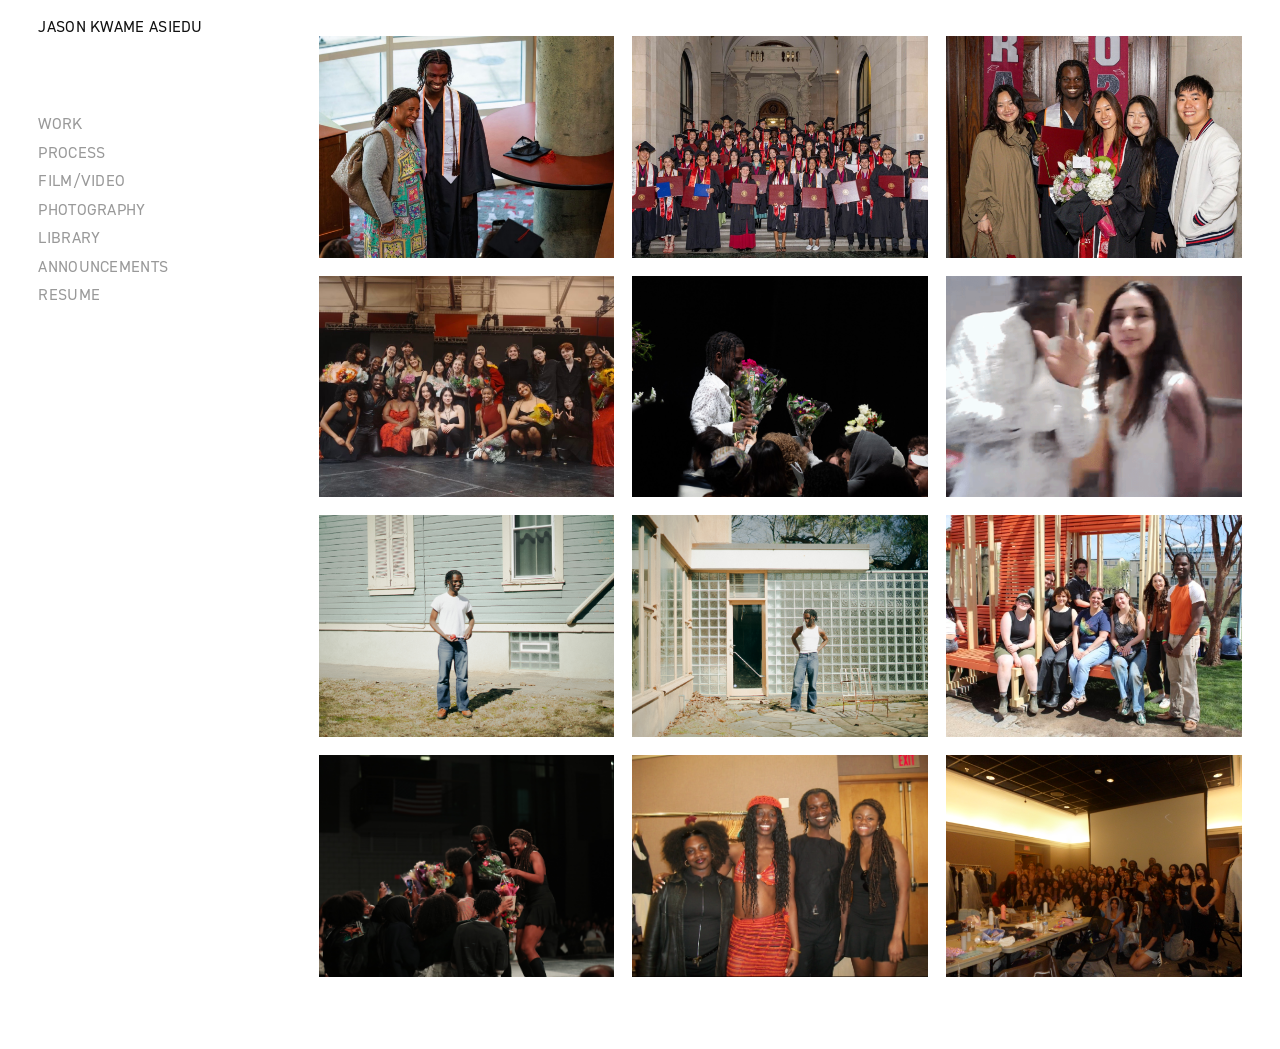
<file: index.html>
<!doctype html>
<html lang="en">
<head>
  <!-- Google tag (gtag.js) -->
<script async src="https://www.googletagmanager.com/gtag/js?id=G-YB03EW7RYS"></script>
<script>
  window.dataLayer = window.dataLayer || [];
  function gtag(){dataLayer.push(arguments);}
  gtag('js', new Date());

  gtag('config', 'G-YB03EW7RYS');
</script>
<meta charset="UTF-8">
<meta name="viewport" content="width=device-width, initial-scale=1">
<title>Jason Kwame Asiedu — Home</title>
<link rel="stylesheet" href="style.css">
</head>
<body>
  <aside class="sidebar">
    <a class="brand" href="index.html">JASON KWAME ASIEDU</a>
    <nav class="nav">
      <a href="work.html">WORK</a>
      <a href="process.html">PROCESS</a>
      <a href="film-video.html">FILM/VIDEO</a>
      <a href="photography.html">PHOTOGRAPHY</a>
      <a href="library.html">LIBRARY</a>
      <a href="announcements.html">ANNOUNCEMENTS</a>
      <a href="resume.html">RESUME</a>
    </nav>
  </aside>
  <main class="feed">
  <!-- Paste each new photo's <div class="box">...</div> right here, above everything else — it'll land top-left and every photo below shifts over automatically. -->
  <div class="box"><img src="images/IMG_8112.jpg" alt=""></div>
  <div class="box"><img src="images/IMG_8282.jpg" alt=""></div>
  <div class="box"><img src="images/IMG_8273.jpg" alt=""></div>
  <div class="box"><img src="images/IMG_6571.jpg" alt=""></div>
  <div class="box"><img src="images/DSC07420 2.JPG" alt=""></div>
  <div class="box"><img src="images/me and farah.gif" alt=""></div>
  <div class="box"><img src="images/54363720144_3a14958aa6_o.JPEG" alt=""></div>
  <div class="box"><img src="images/54363739653_6758ea8d88_o.JPEG" alt=""></div>
  <div class="box"><img src="images/IMG_9534.JPG" alt=""></div>
  <div class="box"><img src="images/IMG_0534.JPG" alt=""></div>
  <div class="box"><img src="images/IMG_0308.PNG" alt=""></div>
  <div class="box"><img src="images/Copy of SAM_0991.JPEG" alt=""></div>
  </main>
</body>
</html>
</file>
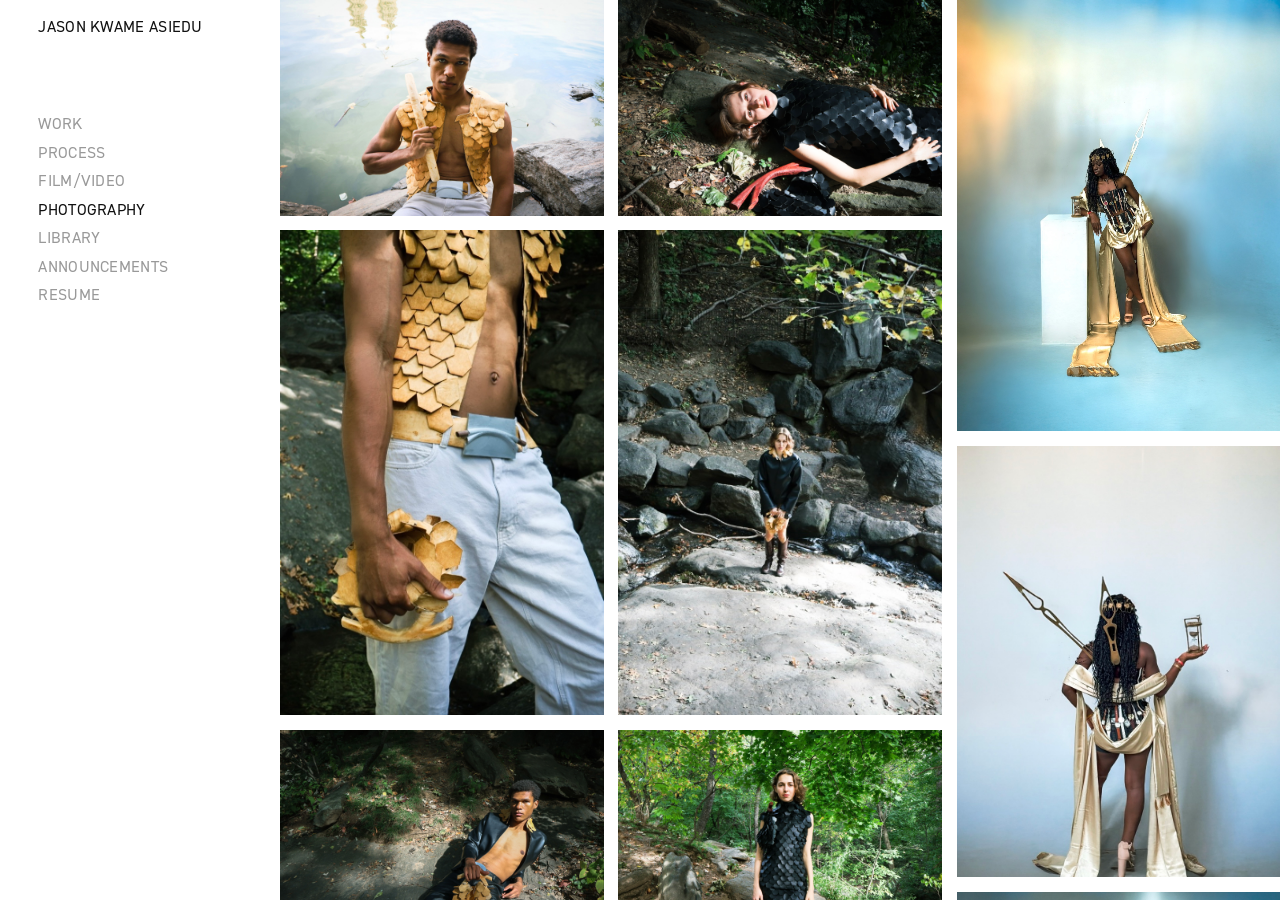
<file: photography.html>
<!doctype html>
<html lang="en">
<head>
  <!-- Google tag (gtag.js) -->
<script async src="https://www.googletagmanager.com/gtag/js?id=G-YB03EW7RYS"></script>
<script>
  window.dataLayer = window.dataLayer || [];
  function gtag(){dataLayer.push(arguments);}
  gtag('js', new Date());

  gtag('config', 'G-YB03EW7RYS');
</script>
<meta charset="UTF-8">
<meta name="viewport" content="width=device-width, initial-scale=1">
<title>Jason Kwame Asiedu — Photography</title>
<link rel="stylesheet" href="style.css">
</head>
<body>
  <aside class="sidebar">
    <a class="brand" href="index.html">JASON KWAME ASIEDU</a>
    <nav class="nav">
      <a href="work.html">WORK</a>
      <a href="process.html">PROCESS</a>
      <a href="film-video.html">FILM/VIDEO</a>
      <a href="photography.html" class="active">PHOTOGRAPHY</a>
      
      <a href="library.html">LIBRARY</a>
      <a href="announcements.html">ANNOUNCEMENTS</a>
      <a href="resume.html">RESUME</a>
    </nav>
  </aside>
  <main class="photo-page">
    <div class="photo-col">
      <div class="photo-track">
        <img src="images/IMG_0149.PNG" alt="">
        <img src="images/Facetune_10-10-2026-14-37-34.jpg" alt="">
        <img src="images/IMG_0085.JPG" alt="">
        <img src="images/IMG_0039 2.JPG" alt="">
        <img src="images/IMG_0023.jpg" alt="">
      </div>
    </div>
    <div class="photo-col">
      <div class="photo-track">
        <img src="images/IMG_0185.JPG" alt="">
        <img src="images/IMG_0123.jpg" alt="">
        <img src="images/IMG_0199 2.PNG" alt="">
        <img src="images/IMG_0249.JPG" alt="">
        <img src="images/IMG_0319.jpg" alt="">
      </div>
    </div>
    <div class="photo-col">
      <div class="photo-track">
        <img src="images/Facetune_19-04-2026-13-02-12.JPG" alt="">
        <img src="images/IMG_0041.jpg" alt="">
        <img src="images/IMG_0035.jpg" alt="">
        <img src="images/mildred flow.jpg" alt="">
        <img src="images/IMG_0051.jpg" alt="">
      </div>
    </div>
  </main>
<script src="script.js"></script>
<script>
  document.querySelectorAll(".photo-track").forEach((track) => {
    [...track.children].forEach((img) => {
      const copy = img.cloneNode(true);
      copy.setAttribute("aria-hidden", "true");
      track.appendChild(copy);
    });
  });
</script>
</body>
</html>
</file>
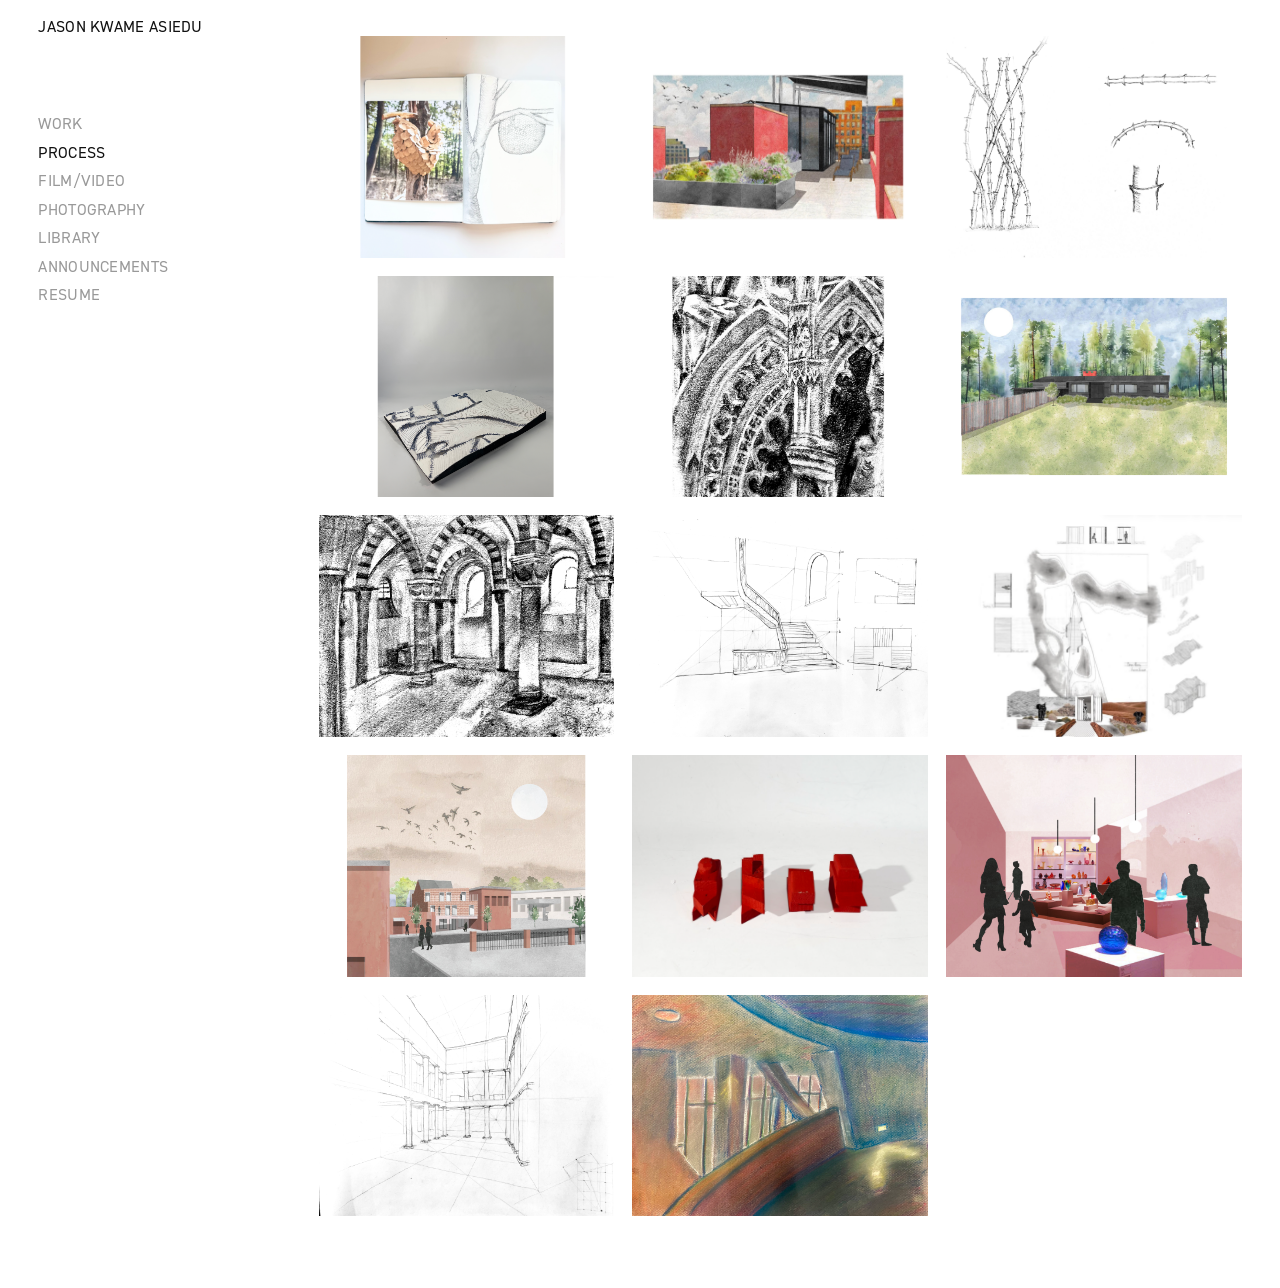
<file: process.html>
<!doctype html>
<html lang="en">
<head>
  <!-- Google tag (gtag.js) -->
<script async src="https://www.googletagmanager.com/gtag/js?id=G-YB03EW7RYS"></script>
<script>
  window.dataLayer = window.dataLayer || [];
  function gtag(){dataLayer.push(arguments);}
  gtag('js', new Date());

  gtag('config', 'G-YB03EW7RYS');
</script>
<meta charset="UTF-8">
<meta name="viewport" content="width=device-width, initial-scale=1">
<title>Jason Kwame Asiedu — Process</title>
<link rel="stylesheet" href="style.css">
</head>
<body>
  <aside class="sidebar">
    <a class="brand" href="index.html">JASON KWAME ASIEDU</a>
    <nav class="nav">
      <a href="work.html">WORK</a>
      <a href="process.html" class="active">PROCESS</a>
      <a href="film-video.html">FILM/VIDEO</a>
      <a href="photography.html">PHOTOGRAPHY</a>
      <a href="library.html">LIBRARY</a>
      <a href="announcements.html">ANNOUNCEMENTS</a>
      <a href="resume.html">RESUME</a>
    </nav>
  </aside>
  <main class="feed">
    <!-- Newest photo goes here, as the first .box — everything below shifts over automatically. -->
    <div class="box"><img src="images/Screenshot 2026-09-27 at 5.29.23 PM.png" alt=""></div>
    <div class="box"><img src="images/IMG_3857 (2).jpg" alt=""></div>
    <div class="box"><img src="images/bamboo.jpeg" alt=""></div>
    <div class="box"><img src="images/Screenshot 2026-09-27 at 5.18.34 PM.png" alt=""></div>
    <div class="box"><img src="images/Screenshot 2026-09-27 at 5.20.33 PM.png" alt=""></div>
    <div class="box"><img src="images/IMG_3448 (2).JPG" alt=""></div>
    <div class="box"><img src="images/IMG-3272 (1) (1).jpg" alt=""></div>
    <div class="box"><img src="images/IMG-2096 (1).jpg" alt=""></div>
    <div class="box"><img src="images/Screenshot 2026-09-27 at 5.38.57 PM.png" alt=""></div>
    <div class="box"><img src="images/Screenshot 2026-09-27 at 5.52.25 PM.png" alt=""></div>
    <div class="box"><img src="images/Screenshot 2026-09-27 at 5.53.44 PM.png" alt=""></div>
    <div class="box"><img src="images/IMG-5866 (3).JPG" alt=""></div>
    <div class="box"><img src="images/IMG-8428 (1).jpg" alt=""></div>
    <div class="box"><img src="images/IMG-3622 (1).jpg" alt=""></div>
  </main>
</body>
</html>
</file>
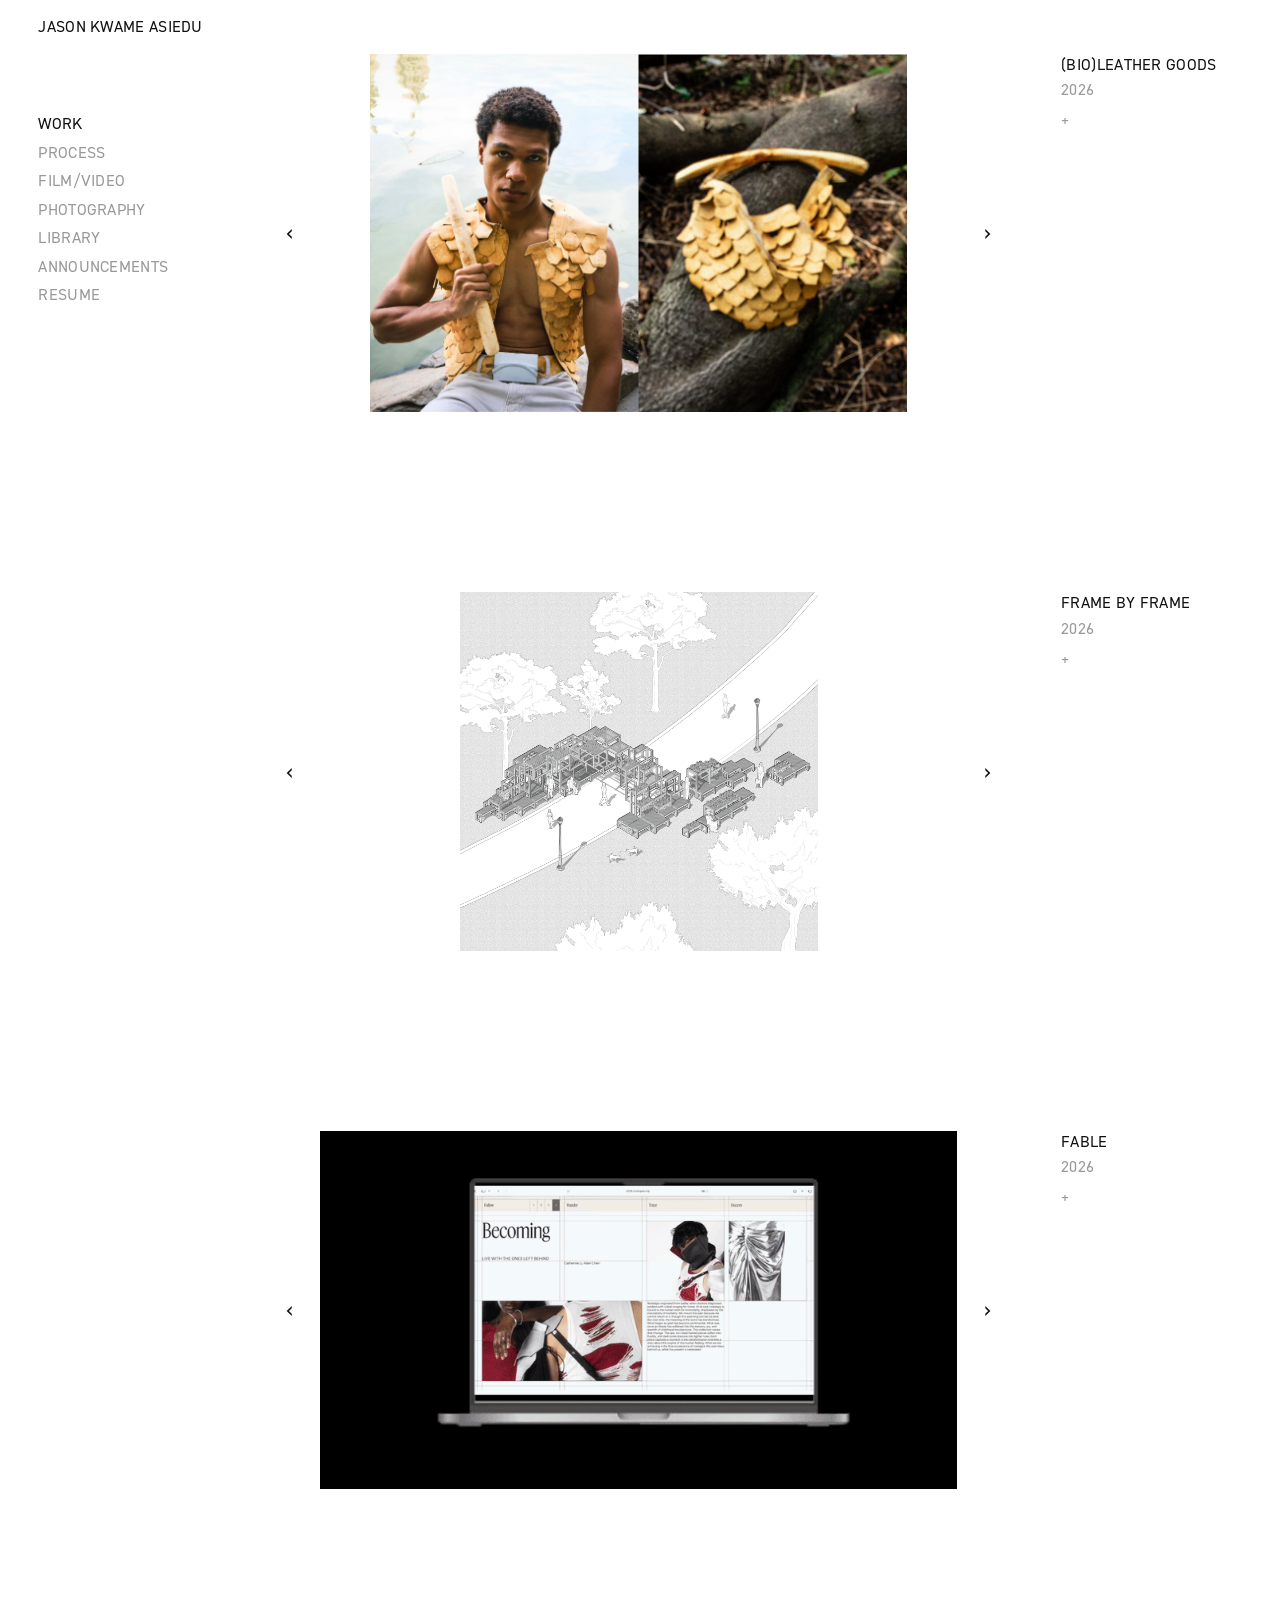
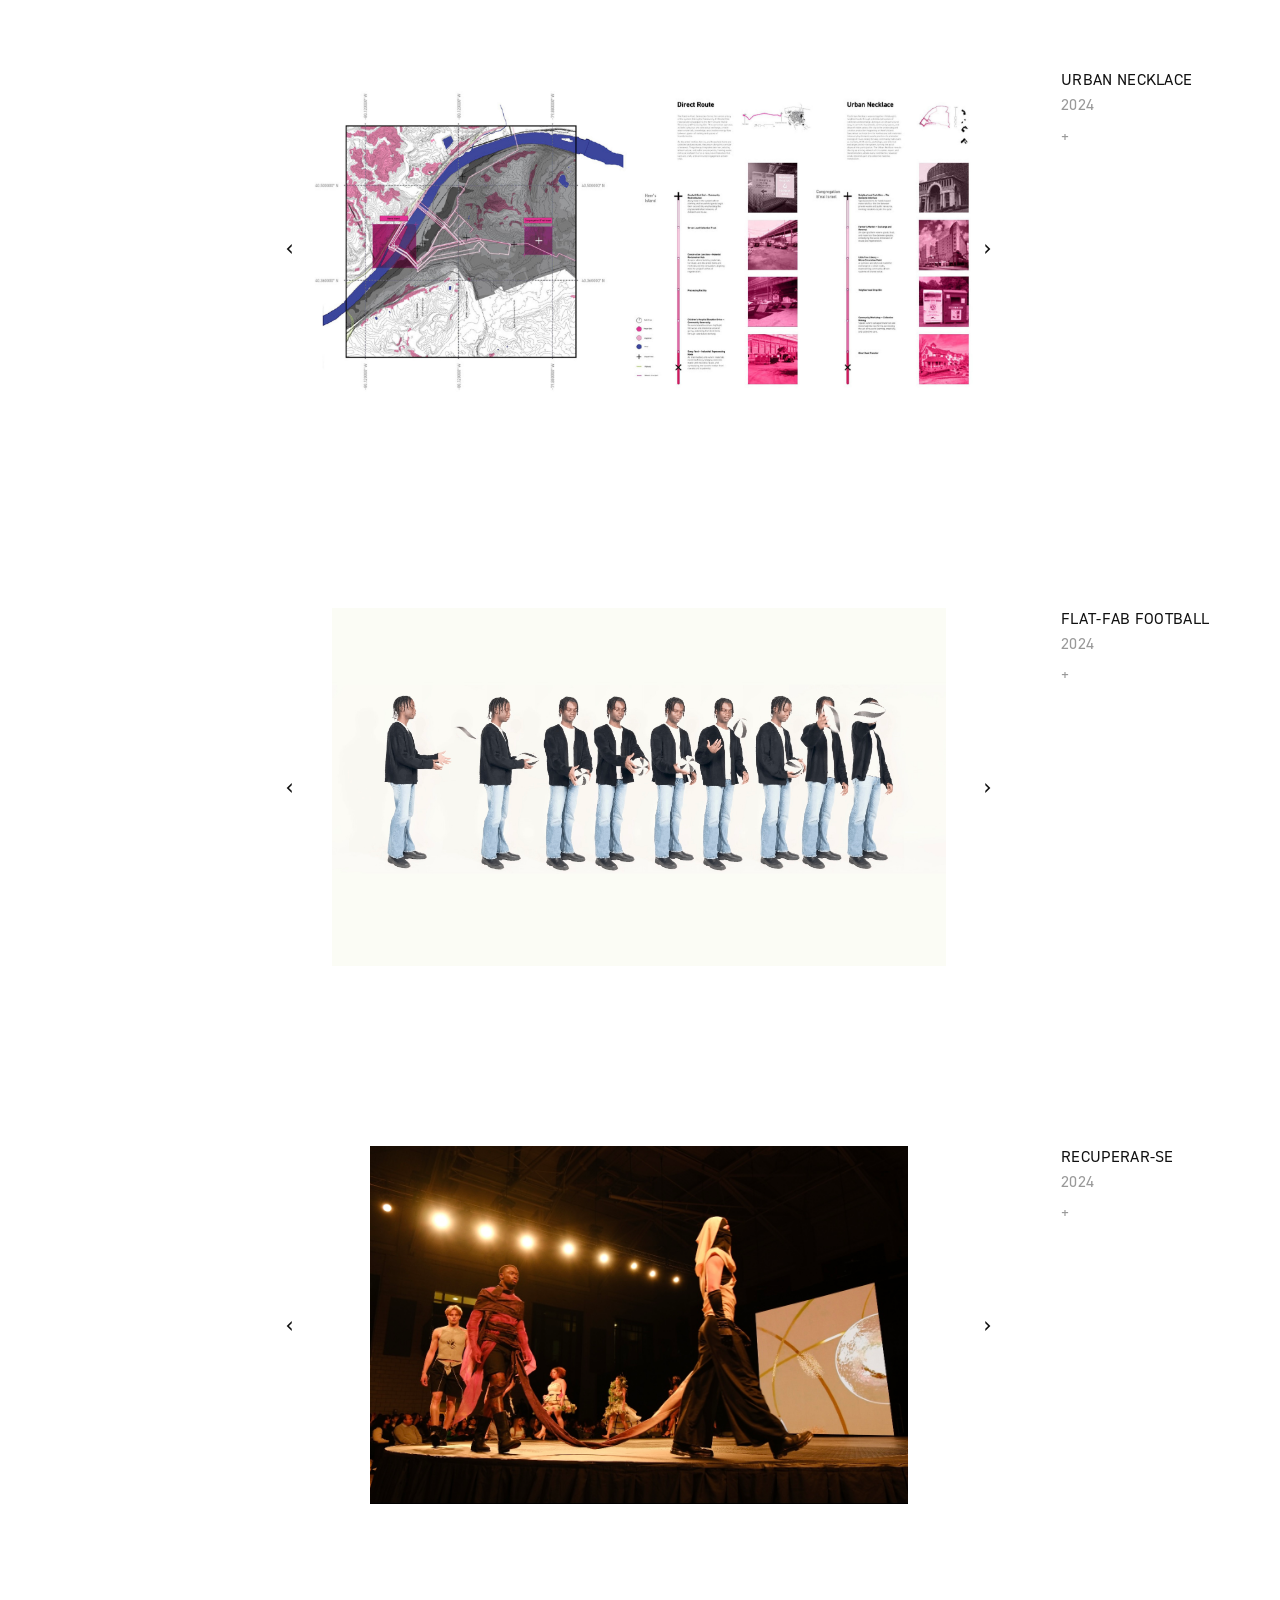
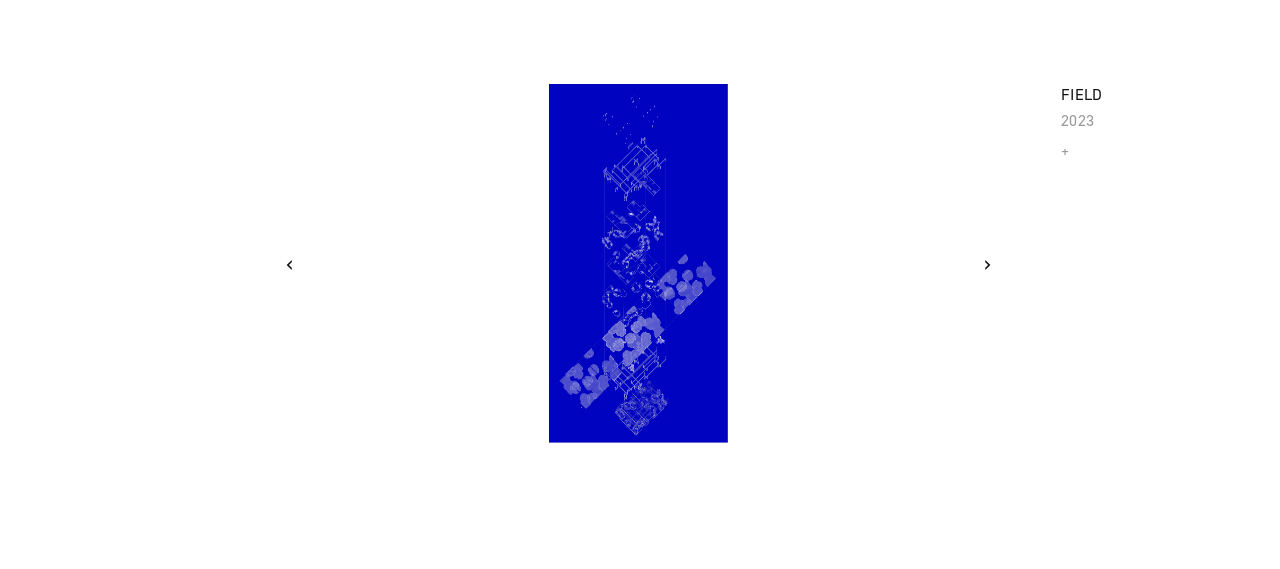
<file: work.html>
<!doctype html>
<html lang="en">
<head>
  <!-- Google tag (gtag.js) -->
<script async src="https://www.googletagmanager.com/gtag/js?id=G-YB03EW7RYS"></script>
<script>
  window.dataLayer = window.dataLayer || [];
  function gtag(){dataLayer.push(arguments);}
  gtag('js', new Date());

  gtag('config', 'G-YB03EW7RYS');
</script>
<meta charset="UTF-8">
<meta name="viewport" content="width=device-width, initial-scale=1">
<title>Jason Kwame Asiedu — Work</title>
<link rel="stylesheet" href="style.css">
</head>
<body>
  <aside class="sidebar">
    <a class="brand" href="index.html">JASON KWAME ASIEDU</a>
    <nav class="nav">
      <a href="work.html" class="active">WORK</a>
      
      <a href="process.html">PROCESS</a>
      <a href="film-video.html">FILM/VIDEO</a>
      <a href="photography.html">PHOTOGRAPHY</a>
      <a href="library.html">LIBRARY</a>
      <a href="announcements.html">ANNOUNCEMENTS</a>
      <a href="resume.html">RESUME</a>
    </nav>
  </aside>
  <div class="work-page">

    <div class="project">
      <div class="carousel">
        <button class="car-btn prev" aria-label="Previous image">&lsaquo;</button>
        <div class="box" data-images="images/sidebyside.png,images/IMG_0360.jpg,images/slide3.png,images/beltandmule.png">
          <img src="images/sidebyside.png" alt="Urban Necklace">
        </div>
        <button class="car-btn next" aria-label="Next image">&rsaquo;</button>
      </div>
      <div class="project-meta">
        <div class="project-title">(BIO)LEATHER GOODS</div>
        <div class="project-date">2026</div>
        <button class="toggle" aria-expanded="false">+</button>
        <p class="description" hidden>Creative direction, fashion design, garment fabrication, cover art, photography.</p>
      </div>
    </div>

    <div class="project">
      <div class="carousel">
        <button class="car-btn prev" aria-label="Previous image">&lsaquo;</button>
        <div class="box" data-images="images/pavilion axon (1) (1).jpg,images/cushion top and image.png, images/ezgif.com-optimize.gif,images/IMG_2525.JPG, images/LARGER CAT.png, images/Night Photo 04082026 (22).JPG, images/MATRIX DRAWING.jpg">
          <img src="images/pavilion axon (1) (1).jpg" alt="Urban Necklace">
        </div>
        <button class="car-btn next" aria-label="Next image">&rsaquo;</button>
      </div>
      <div class="project-meta">
        <div class="project-title">FRAME BY FRAME</div>
        <div class="project-date">2026</div>
        <button class="toggle" aria-expanded="false">+</button>
        <p class="description" hidden>A reconfigurable pavilion system for Carnegie Mellon University’s Spring Carnival 2026 that is later repurposed into a outdoor seating system for a local teashop.</p>
      </div>
    </div>

    <div class="project">
      <div class="carousel">
        <button class="car-btn prev" aria-label="Previous image">&lsaquo;</button>
        <div class="box" data-images="images/fabel.gif,images/Frame 37.png">
          <img src="images/urban-necklace-1.jpg" alt="Urban Necklace">
        </div>
        <button class="car-btn next" aria-label="Next image">&rsaquo;</button>
      </div>
      <div class="project-meta">
        <div class="project-title">FABLE</div>
        <div class="project-date">2026</div>
        <button class="toggle" aria-expanded="false">+</button>
        <p class="description" hidden>Designed the Home and Lines pages for the 2026 Lunar Gala website, presenting the fashion show and its 16 designer teams.</p>
      </div>
    </div>

    <div class="project">
      <div class="carousel">
        <button class="car-btn prev" aria-label="Previous image">&lsaquo;</button>
        <div class="box" data-images="images/urban-necklace-1.jpg,images/urban-necklace-2.jpg,images/both interventions.png">
          <img src="images/urban-necklace-1.jpg" alt="Urban Necklace">
        </div>
        <button class="car-btn next" aria-label="Next image">&rsaquo;</button>
      </div>
      <div class="project-meta">
        <div class="project-title">URBAN NECKLACE</div>
        <div class="project-date">2024</div>
        <button class="toggle" aria-expanded="false">+</button>
        <p class="description" hidden>A speculative urban intervention in Pittsburgh exploring new systems of connectivity, material recovery, and public space through adaptive reuse. On Herrs Island, a modular scaffolding structure organizes spaces for exhibitions, recreation, and material processing using reclaimed fabrics.</p>
      </div>
    </div>

    <div class="project">
      <div class="carousel">
        <button class="car-btn prev" aria-label="Previous image">&lsaquo;</button>
        <div class="box" data-images="images/075ACF43-DD36-47F4-9C4A-0A53D5AA448A_1_201_a.jpeg,images/IMG_4152 2.jpg, images/3B7FFBAF-2A2A-4041-875D-DCAE57F42EEB_1_201_a.jpeg, images/IMG_4151 2.jpg, images/DAE1507A-EF55-434E-98E9-1E4A399406C6_1_201_a.jpeg">
          <img src="images/montage fixes.png" alt="Urban Necklace">
        </div>
        <button class="car-btn next" aria-label="Next image">&rsaquo;</button>
      </div>
      <div class="project-meta">
        <div class="project-title">FLAT-FAB FOOTBALL</div>
        <div class="project-date">2024</div>
        <button class="toggle" aria-expanded="false">+</button>
        <p class="description" hidden>An adaptable, airless football designed for repairability and accessibility through modular 3D-printed components and fabricatable panels. Paired with a portable goalpost projection, the design reimagines football through material reuse and improvised play spaces.</p>
      </div>
    </div>

    <div class="project">
      <div class="carousel">
        <button class="car-btn prev" aria-label="Previous image">&lsaquo;</button>
        <div class="box" data-images="images/recuperar-se-1.jpg,images/recuperar-se-2.jpg,images/recuperar-se-1 1.png,images/recuperar-se-4.jpg,images/IMG_0078.JPG">
          <img src="images/recuperar-se-1.jpg" alt="Recuperar-se">
        </div>
        <button class="car-btn next" aria-label="Next image">&rsaquo;</button>
      </div>
      <div class="project-meta">
        <div class="project-title">RECUPERAR&#8209;SE</div>
        <div class="project-date">2024</div>
        <button class="toggle" aria-expanded="false">+</button>
        <p class="description" hidden>An eight-look fashion collection exploring trauma and renewal through sculptural garments made from concrete, acrylic, metal, glass, and textiles.</p>
      </div>
    </div>

     <div class="project">
      <div class="carousel">
        <button class="car-btn prev" aria-label="Previous image">&lsaquo;</button>
        <div class="box" data-images="images/field exploded (2).jpg, images/linework.png, images/other field (2).jpg, images/Field model side white background (1) (2).jpg">
          <img src="images/field exploded (2).jpg" alt="Field">
        </div>
        <button class="car-btn next" aria-label="Next image">&rsaquo;</button>
      </div>
      <div class="project-meta">
        <div class="project-title">FIELD</div>
        <div class="project-date">2023</div>
        <button class="toggle" aria-expanded="false">+</button>
        <p class="description" hidden>A generative drawing study based on Chand Baori Stepwells and Broch Towers. Architectural elements are transformed through rotations, directional movement, and overlapping geometries into a three-dimensional composition.</p>
      </div>
    </div>

    <!-- duplicate a .project block per additional piece of work -->
  </div>
<script src="script.js"></script>
</body>
</html>
</file>
<file: style.css>
/* DIN 2014 — licensed font, supply your own file in /fonts/ */
@font-face {
  font-family: "DIN 2014";
  src: url("fonts/DIN-2014_Regular.woff") format("woff");
  font-weight: 400;
  font-style: normal;
  font-display: swap;
}
body {
  user-select: none;
  -webkit-user-select: none;
}
:root {
  --ink: #111111;
  --muted: #999999;
  --box: #d9d9d9;
  --fs: 16px;
  --font: "DIN 2014", "Helvetica Neue", Helvetica, Arial, sans-serif;
  --row: 3.16vh;          /* vertical distance between two consecutive nav rows */
}

* { box-sizing: border-box; }

html, body {
  margin: 0;
  padding: 0;
  background: #ffffff;
  color: var(--muted);
  font-family: var(--font);
  font-size: var(--fs);
  line-height: 1.45;
  letter-spacing: 0.3px;
}

a { text-decoration: none; color: inherit; }
button { font-family: inherit; font-size: inherit; letter-spacing: inherit; color: inherit; }
p { margin: 0; }

/* =====================================================================
   SIDEBAR — identical on every page.
   Positioned with vw for x, vh for y so it lines up exactly the same
   way the PDF pages measured out (x values as % of a 16:9 canvas width,
   y values as % of a 16:9 canvas height).
   ===================================================================== */
.sidebar {
  position: fixed;
  top: 0;
  left: 0;
  height: 100vh;
  padding-left: 3vw;
  padding-top: 1.73vh;
  width: 21.9vw;
  z-index: 10;
  background: #ffffff;
}

.brand {
  display: block;
  color: var(--ink);
  white-space: nowrap;   /* keep "JASON KWAME ASIEDU" on one line */
  margin-bottom: 8vh;
}

.nav { display: flex; flex-direction: column; }

.nav a {
  display: flex;
  align-items: center;
  height: var(--row);
  color: var(--muted);
  white-space: nowrap;
}

.nav a.active { color: var(--ink); }
.nav a:hover { color: var(--ink); }

/* spacer inserted right after the active nav item — height varies per
   page because that's how the wireframes measured out */
.nav-gap { height: 0; }

/* =====================================================================
   "SCREEN" pages — everything that should fill exactly one viewport
   with no scrolling (landing grid, process, photography, announcements,
   film/video, library, and resume all use this).
   ===================================================================== */
.screen {
  position: relative;
  width: 100vw;
  height: 100vh;
  overflow: hidden;
}

.box { position: absolute; background: var(--box); overflow: hidden; }
.meta { position: absolute; color: var(--ink); white-space: nowrap; }
.meta .sub { color: var(--ink); }

/* ---- grid pages (landing / process / photography / announcements) ---- */
/* Row 1 */
.g-r1a { left: 21.9vw; top: 5.69vh;  width: 27.5vw; height: 34.31vh; }
.g-r1b { left: 50.5vw; top: 5.69vh;  width: 27.5vw; height: 34.31vh; }
/* Row 2 */
.g-r2a { left: 21.9vw; top: 42.67vh; width: 13.2vw; height: 34.31vh; }
.g-r2b { left: 36.2vw; top: 42.67vh; width: 13.2vw; height: 34.31vh; }
.g-r2c { left: 50.5vw; top: 42.67vh; width: 27.5vw; height: 34.31vh; }
/* Row 3 */
.g-r3a { left: 21.9vw; top: 79.64vh; width: 13.2vw; height: 20.09vh; }
.g-r3b { left: 36.3vw; top: 79.64vh; width: 27.4vw; height: 20.09vh; }
.g-r3c { left: 64.9vw; top: 79.64vh; width: 13.2vw; height: 20.09vh; }

.meta-r1 { left: 79.1vw; top: 12.93vh; }
.meta-r2 { left: 79.1vw; top: 68.76vh; }

/* ---- film/video (single full block) ---- */
.fv-box { left: 21.9vw; top: 12.44vh; width: 56.1vw; height: 76.98vh; }

/* ---- library (uneven two-column pairs) ---- */
.lib-a { left: 36.2vw; top: 12.27vh; width: 27.5vw; height: 48.89vh; }
.lib-b { left: 64.8vw; top: 12.27vh; width: 13.2vw; height: 48.89vh; }
.lib-c { left: 36.2vw; top: 65.78vh; width: 27.5vw; height: 33.96vh; }
.lib-d { left: 64.8vw; top: 65.78vh; width: 13.2vw; height: 33.96vh; }
.lib-meta { left: 79.2vw; top: 12.93vh; }
.lib-meta .sub { color: var(--muted); }

/* =====================================================================
   WORK — a tall, scrolling page. Each carousel frame is a fixed 7:1
   strip: your widest images fill it edge to edge, anything narrower
   gets white margins on the sides instead of being cropped. Because
   the frame is short, the next project's carousel naturally peeks in
   at the bottom of the screen before you scroll to it.
   ===================================================================== */
.work-page { position: relative; padding-left: 21.9vw; }

.project { position: relative; padding: 6vh 4vw 14vh 0vw; }

.carousel {
  position: relative;
  width: 56vw;
  aspect-ratio: 2 / 1;
  display: flex;
  align-items: center;
  justify-content: center;
  background: #ffffff;
}

.carousel .box {
  position: static;
  width: 100%;
  height: 100%;
  display: flex;
  align-items: center;
  justify-content: center;
  background: #ffffff;
}

.carousel .box img {
  display: block;
  max-width: 100%;
  max-height: 100%;
  width: auto;
  height: auto;
  object-fit: contain;
}

.car-btn {
  position: absolute;
  top: 50%;
  transform: translateY(-50%);
  background: none;
  border: none;
  font-size: 22px;
  cursor: pointer;
  padding: 12px;
  color: var(--ink);
}
.car-btn.prev { left: -6px; }
.car-btn.next { right: -6px; }

.project-meta {
  position: absolute;
  left: calc(56vw + 5vw);
  top: 6vh;
  width: 16vw;
}

.project-title { color: var(--ink); white-space: nowrap; }
.project-date { color: var(--muted); margin-top: 2px; }

.toggle {
  display: block;
  background: none;
  border: none;
  color: var(--muted);
  cursor: pointer;
  padding: 0;
  margin-top: 10px;
}
.toggle:hover { color: var(--ink); }

.description { color: var(--muted); margin-top: 10px; max-width: 16vw; }
.description[hidden] { display: none; }

/* =====================================================================
   RESUME
   Section headings sit visibly higher than the row of entries under
   them (pulled up slightly rather than baseline-aligned) — matching
   the staggered look in the reference CV.
   ===================================================================== */
.resume-page {
  position: relative;
  padding: 6vh 4vw 8vh 21.9vw;
}

.resume-contact { position: absolute; left: 79.1vw; top: 1.73vh; color: var(--muted); white-space: nowrap; }

.resume-section {
  display: flex;
  align-items: flex-start;
  gap: 2vw;
  margin-bottom: 5.5vh;
}

.resume-heading {
  flex: 0 0 13vw;
  color: var(--ink);
  transform: translateY(-4vh); /* the "higher" offset */
}

.resume-entries { flex: 1; display: flex; flex-direction: column; gap: 2.6vh; }

.resume-entry { display: flex; gap: 2vw; }

.entry-left { flex: 0 0 15vw; }
.entry-title { color: var(--ink); }
.entry-sub { color: var(--muted); }

.entry-desc { flex: 1 1 24vw; color: var(--muted); max-width: 26vw; }

.entry-date { flex: 0 0 9vw; text-align: right; color: var(--ink); white-space: nowrap; }

.skills-list { color: var(--muted); max-width: 46vw; }

/* =====================================================================
   RESPONSIVE FALLBACK — below this, drop the fixed-screen approach
   and let everything stack so the site stays usable on phones.
   ===================================================================== */
@media (max-width: 820px) {
  .sidebar { position: static; width: auto; height: auto; padding: 24px; }
  .screen { height: auto; width: auto; overflow: visible; position: static; }
  .box, .meta { position: static; width: auto !important; height: auto !important; margin-bottom: 12px; }
  .box { aspect-ratio: 4/3; }
  .meta-r1, .meta-r2, .lib-meta { margin: 12px 0; }

  .feed { margin-left: 0; grid-template-columns: repeat(2, 1fr); }
  
  .work-page { padding-left: 0; }
  .project { height: auto; padding: 24px; }
  .carousel { width: 100%; height: auto; aspect-ratio: 16/9; }
  .project-meta { position: static; width: auto; margin-top: 12px; }

  .resume-page { padding: 24px 16px; }
  .resume-contact { position: static; display: block; margin: 8px 0 24px; }
  .resume-section, .resume-entry { flex-direction: column; gap: 6px; }
  .resume-heading { transform: none; }
  .entry-date { text-align: left; }

  
   /* resume: lift the desktop width caps */
  .resume-heading, .entry-left, .entry-desc, .entry-date { flex: none; max-width: none; }
  .skills-list { max-width: none; }

  /* work page: let the caption use the full width when you tap + */
  .description { max-width: none; }
}
/* =====================================================================
   this makes it so the images on the index are on grid formation
   ===================================================================== */
   .feed {
  margin-left: 21.9vw;
  padding: 4vh 3vw 8vh 3vw;
  display: grid;
  grid-template-columns: repeat(3, 1fr);
  gap: 1.4vw;
}

.feed .box {
  position: static;
  aspect-ratio: 4 / 3;
}
.box img, .box video {
  width: 100%;
  height: 100%;
  object-fit: cover;
  display: block;
}
/* =====================================================================
   FILM & VIDEO — dark mode
   ===================================================================== */

.film-page {
  background: #000000;
  color: var(--muted);
}

.film-page .sidebar {
  background: #000000;
}

.film-page .brand {
  color: #ffffff;
}

.film-page .nav a {
  color: var(--muted);
}

.film-page .nav a.active,
.film-page .nav a:hover {
  color: #ffffff;
}

.film-page .meta {
  color: #ffffff;
}

.film-page .meta .sub {
  color: #ffffff;
}
/* =====================================================================
   PHOTOGRAPHY — three auto-scrolling columns
   ===================================================================== */
.photo-page {
  margin-left: 21.9vw;
  height: 100vh;
  display: grid;
  grid-template-columns: repeat(3, minmax(0, 1fr));
  grid-template-rows: minmax(0, 1fr);
  gap: 1.16vw;
}

.photo-col {
  --speed: 40s;        /* bigger number = slower scroll */
  --space: 1.16vw;     /* space between stacked images */
  overflow: hidden;
  min-height: 0;
}

.photo-track {
  animation: photo-scroll var(--speed) linear infinite;
}

.photo-track img {
  display: block;
  width: 100%;
  height: auto;
  margin-bottom: var(--space);
}

/* hover anywhere in a column = that column freezes */
.photo-col:hover .photo-track { animation-play-state: paused; }

@keyframes photo-scroll   { to { transform: translateY(-50%); } }
@keyframes photo-scroll-x { to { transform: translateX(-50%); } }

@media (max-width: 820px) {
  .photo-page {
    margin-left: 0;
    height: auto;
    grid-template-columns: 1fr;
    grid-template-rows: none;
    padding: 0 24px;
    gap: 8px;
  }

  /* each column becomes a horizontal strip, stacked on top of each other */
  .photo-col { height: 35vh; --space: 8px; }
  .photo-track {
    display: flex;
    width: max-content;
    height: 100%;
    animation-name: photo-scroll-x;
  }
  .photo-track img {
    flex: none;
    width: auto;
    height: 100%;
    margin: 0 var(--space) 0 0;
  }

  .feed { margin-left: 0; grid-template-columns: repeat(2, 1fr); }
}
</file>
